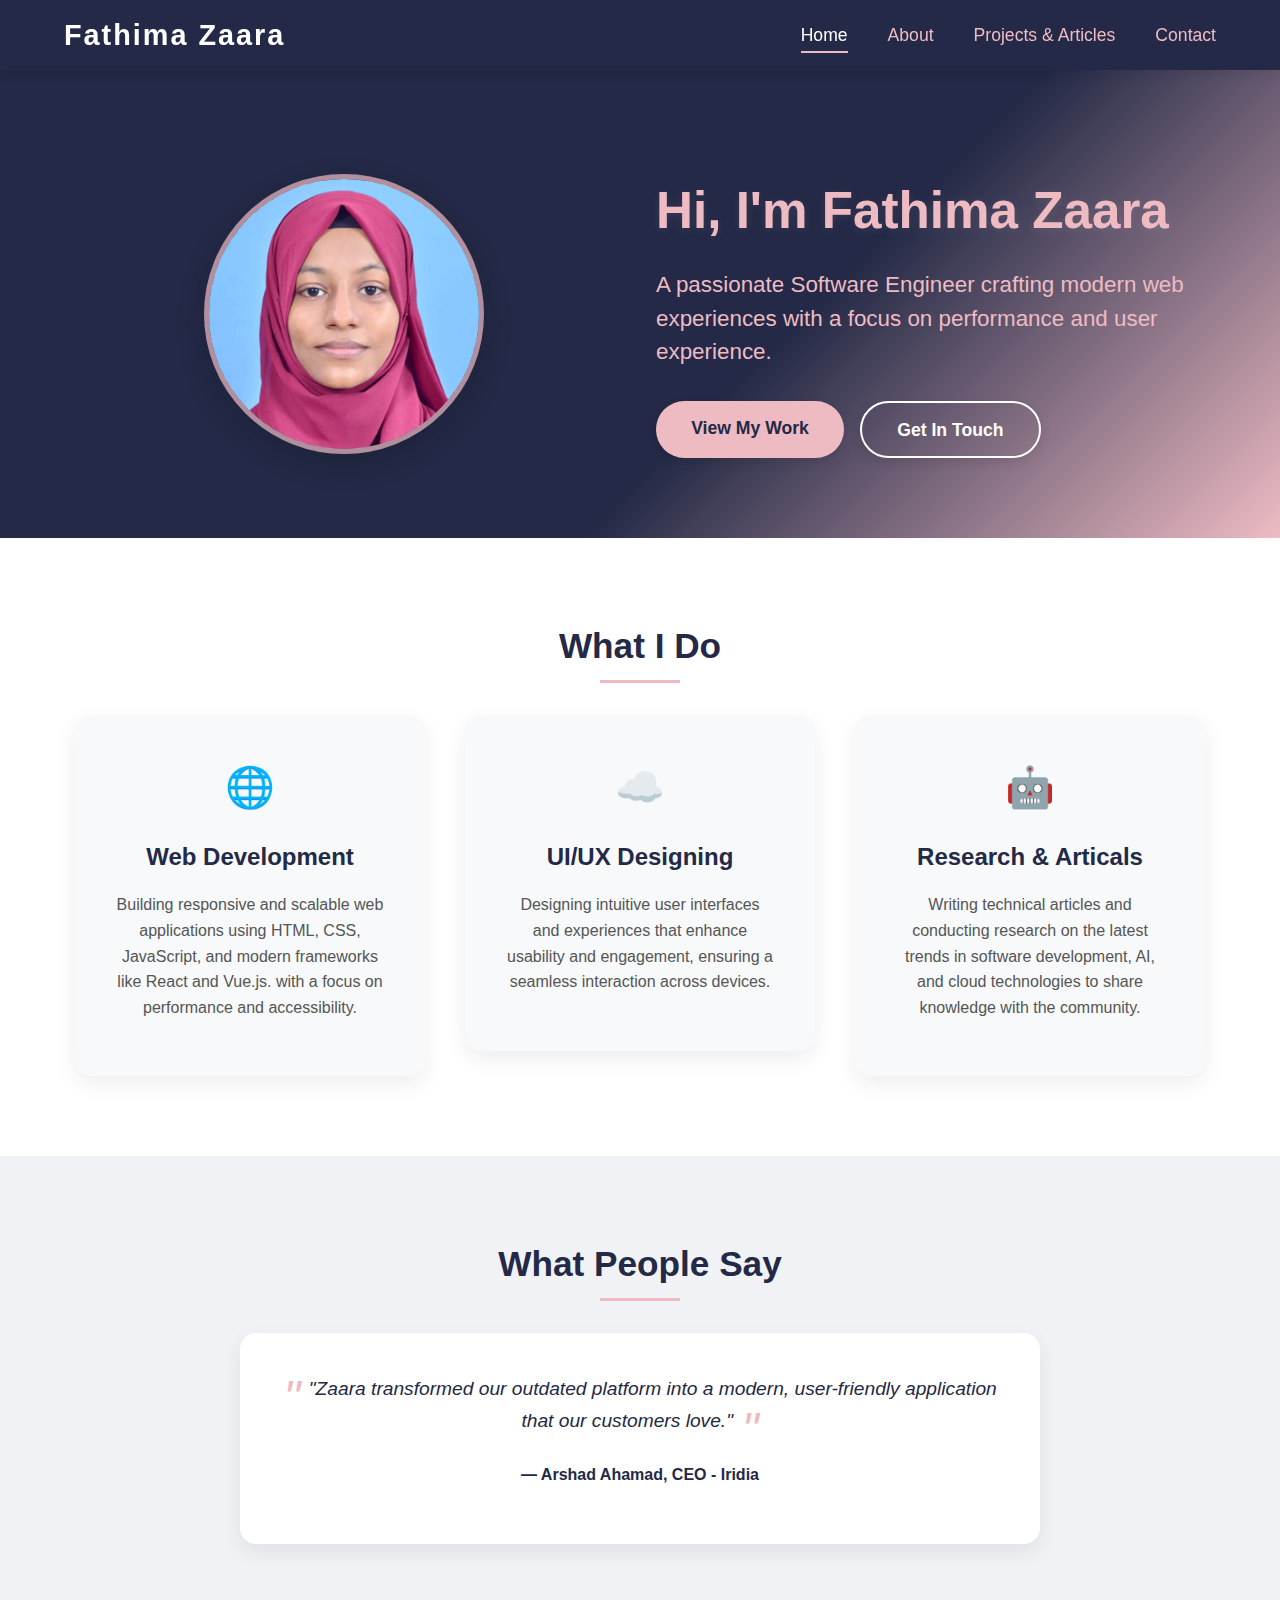
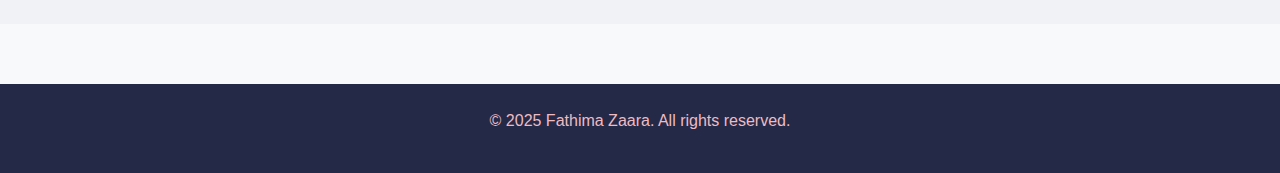
<file: index.html>
<!DOCTYPE html>
<html lang="en">
  <head>
    <meta charset="UTF-8" />
    <meta name="viewport" content="width=device-width, initial-scale=1.0" />
    <title>Fathima Zaara | Software Engineer</title>
    <link rel="stylesheet" href="style.css" />
  </head>
  <body>
    <nav class="navbar">
      <div class="container nav-flex">
        <div class="logo">Fathima Zaara</div>
        <ul class="nav-links">
          <li><a href="index.html" class="active">Home</a></li>
          <li><a href="about.html">About</a></li>
          <li><a href="projects.html">Projects & Articles</a></li>
          <li><a href="contact.html">Contact</a></li>
        </ul>
      </div>
    </nav>
    <header class="hero">
      <div class="container hero-content">
        <div class="hero-image">
          <img
            src="images/profileImg.png"
            alt="Jane Doe Profile Picture"
            class="profile-image"
          />
        </div>
        <div class="hero-text">
          <h1>Hi, I'm Fathima Zaara</h1>
          <p class="subtitle">
            A passionate Software Engineer crafting modern web experiences with
            a focus on performance and user experience.
          </p>
          <div class="hero-buttons">
            <a href="projects.html" class="btn">View My Work</a>
            <a href="contact.html" class="btn btn-outline">Get In Touch</a>
          </div>
        </div>
      </div>
    </header>
    <section class="highlights">
      <div class="container">
        <h2 class="section-title">What I Do</h2>
        <div class="highlights-flex">
          <a href="https://medium.com/@fathizaara627">
            <div class="highlight-card">
              <div class="card-icon">🌐</div>
              <h3>Web Development</h3>
              <p>
                Building responsive and scalable web applications using HTML,
                CSS, JavaScript, and modern frameworks like React and Vue.js.
                with a focus on performance and accessibility.
              </p>
            </div>
          </a>
          <a href="https://medium.com/@fathizaara627">
            <div class="highlight-card">
              <div class="card-icon">☁️</div>
              <h3>UI/UX Designing</h3>
              <p>
                Designing intuitive user interfaces and experiences that enhance
                usability and engagement, ensuring a seamless interaction across
                devices.
              </p>
            </div>
          </a>
          <a href="https://medium.com/@fathizaara627">
            <div class="highlight-card">
              <div class="card-icon">🤖</div>
              <h3>Research & Articals</h3>
              <p>
                Writing technical articles and conducting research on the latest
                trends in software development, AI, and cloud technologies to
                share knowledge with the community.
              </p>
            </div>
          </a>
        </div>
      </div>
    </section>

    <section class="testimonials">
      <div class="container">
        <h2 class="section-title">What People Say</h2>
        <div class="testimonial-slider">
          <div class="testimonial-card">
            <p class="testimonial-text">
              "Zaara transformed our outdated platform into a modern,
              user-friendly application that our customers love."
            </p>
            <p class="testimonial-author">— Arshad Ahamad, CEO - Iridia</p>
          </div>
        </div>
      </div>
    </section>
    <footer>
      <div class="container">
        <p>&copy; 2025 Fathima Zaara. All rights reserved.</p>
      </div>
    </footer>
  </body>
</html>
</file>
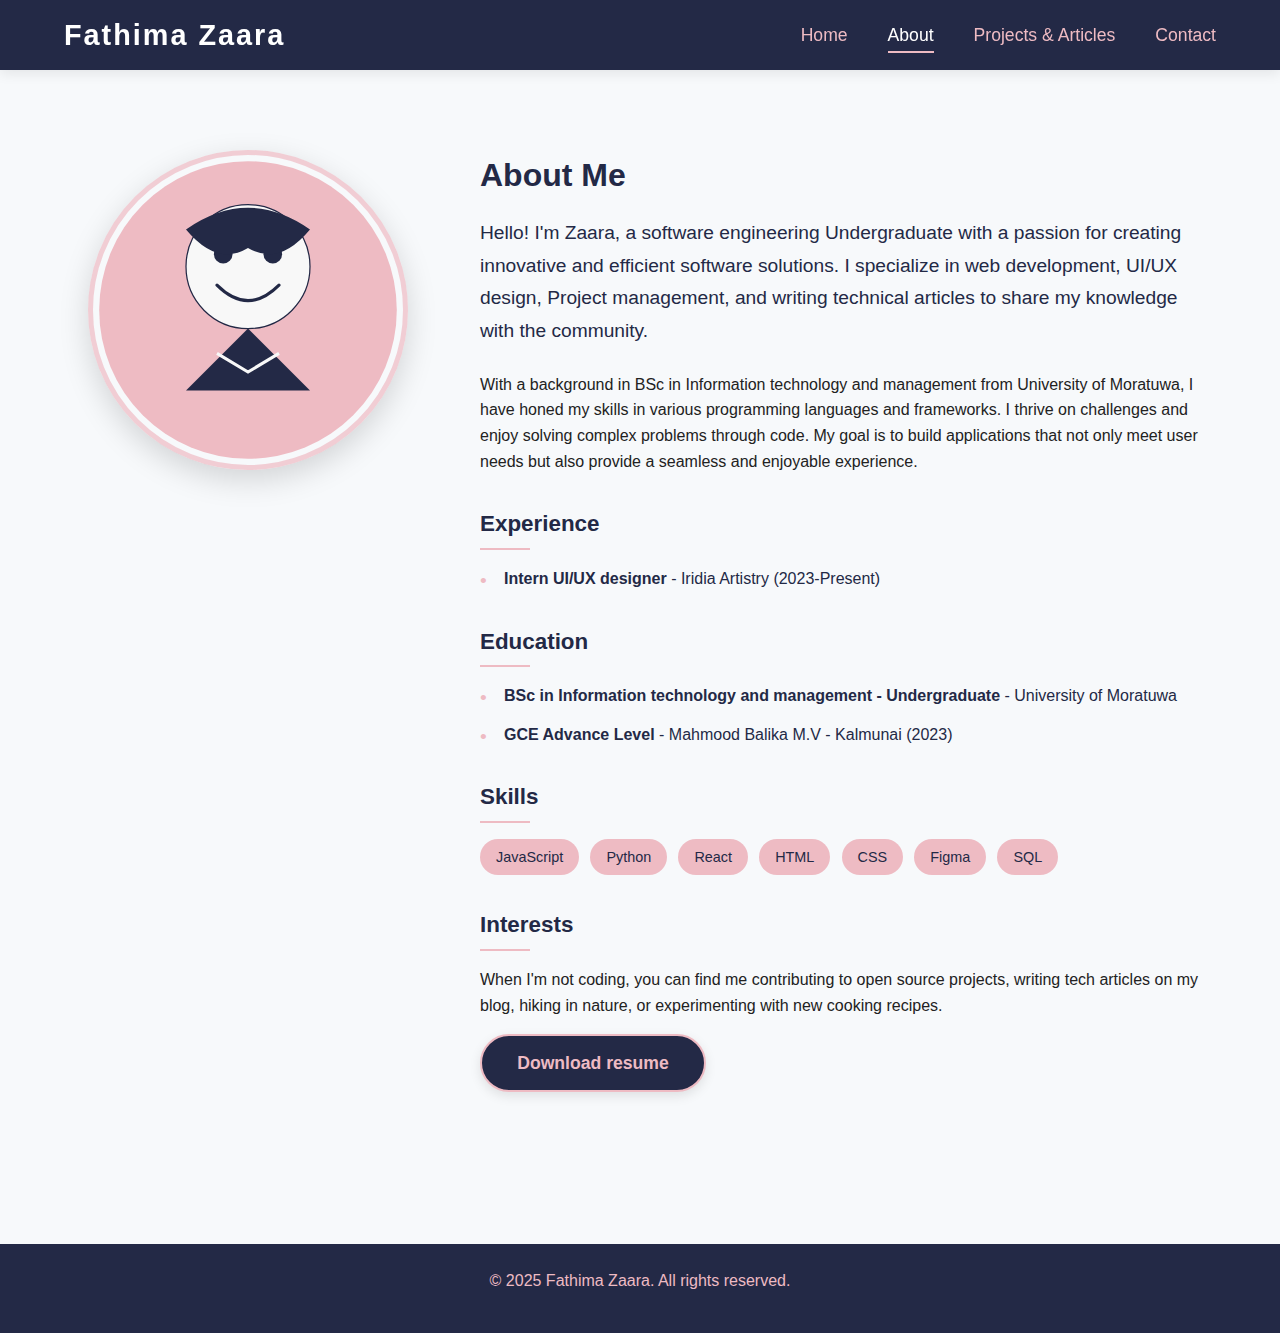
<file: about.html>
<!DOCTYPE html>
<html lang="en">
  <head>
    <meta charset="UTF-8" />
    <meta name="viewport" content="width=device-width, initial-scale=1.0" />
    <title>About | Fathima Zaara</title>
    <link rel="stylesheet" href="style.css" />
  </head>
  <body>
    <nav class="navbar">
      <div class="container nav-flex">
        <div class="logo">Fathima Zaara</div>
        <ul class="nav-links">
          <li><a href="index.html">Home</a></li>
          <li><a href="about.html" class="active">About</a></li>
          <li><a href="projects.html">Projects & Articles</a></li>
          <li><a href="contact.html">Contact</a></li>
        </ul>
      </div>
    </nav>
    <main class="container page-content">
      <div class="about-grid">
        <div class="about-image">
          <img
            src="images/profile.svg"
            alt="Jane Doe Profile Picture"
            class="profile-image-large"
          />
        </div>
        <div class="about-content">
          <h1>About Me</h1>
          <p class="about-intro">
            Hello! I'm Zaara, a software engineering Undergraduate with a
            passion for creating innovative and efficient software solutions. I
            specialize in web development, UI/UX design, Project management, and
            writing technical articles to share my knowledge with the community.
          </p>

          <p>
            With a background in BSc in Information technology and management
            from University of Moratuwa, I have honed my skills in various
            programming languages and frameworks. I thrive on challenges and
            enjoy solving complex problems through code. My goal is to build
            applications that not only meet user needs but also provide a
            seamless and enjoyable experience.
          </p>

          <div class="about-details">
            <div class="about-section">
              <h3>Experience</h3>
              <ul class="about-list">
                <li>
                  <strong>Intern UI/UX designer</strong> - Iridia Artistry
                  (2023-Present)
                </li>
              </ul>
            </div>

            <div class="about-section">
              <h3>Education</h3>
              <ul class="about-list">
                <li>
                  <strong
                    >BSc in Information technology and management -
                    Undergraduate</strong
                  >
                  - University of Moratuwa
                </li>
                <li>
                  <strong>GCE Advance Level</strong> - Mahmood Balika M.V -
                  Kalmunai (2023)
                </li>
              </ul>
            </div>

            <div class="about-section">
              <h3>Skills</h3>
              <div class="skills-container">
                <span class="skill-tag">JavaScript</span>
                <span class="skill-tag">Python</span>
                <span class="skill-tag">React</span>
                <span class="skill-tag">HTML</span>
                <span class="skill-tag">CSS</span>
                <span class="skill-tag">Figma</span>
                <span class="skill-tag">SQL</span>
              </div>
            </div>

            <div class="about-section">
              <h3>Interests</h3>
              <p>
                When I'm not coding, you can find me contributing to open source
                projects, writing tech articles on my blog, hiking in nature, or
                experimenting with new cooking recipes.
              </p>
              <a
                href="./resume/zaara.pdf"
                download="your_file_name.pdf"
                class="btn btn-secondary"
                >Download resume</a
              >
            </div>
          </div>
        </div>
      </div>
    </main>
    <footer>
      <div class="container">
        <p>&copy; 2025 Fathima Zaara. All rights reserved.</p>
      </div>
    </footer>
  </body>
</html>
</file>
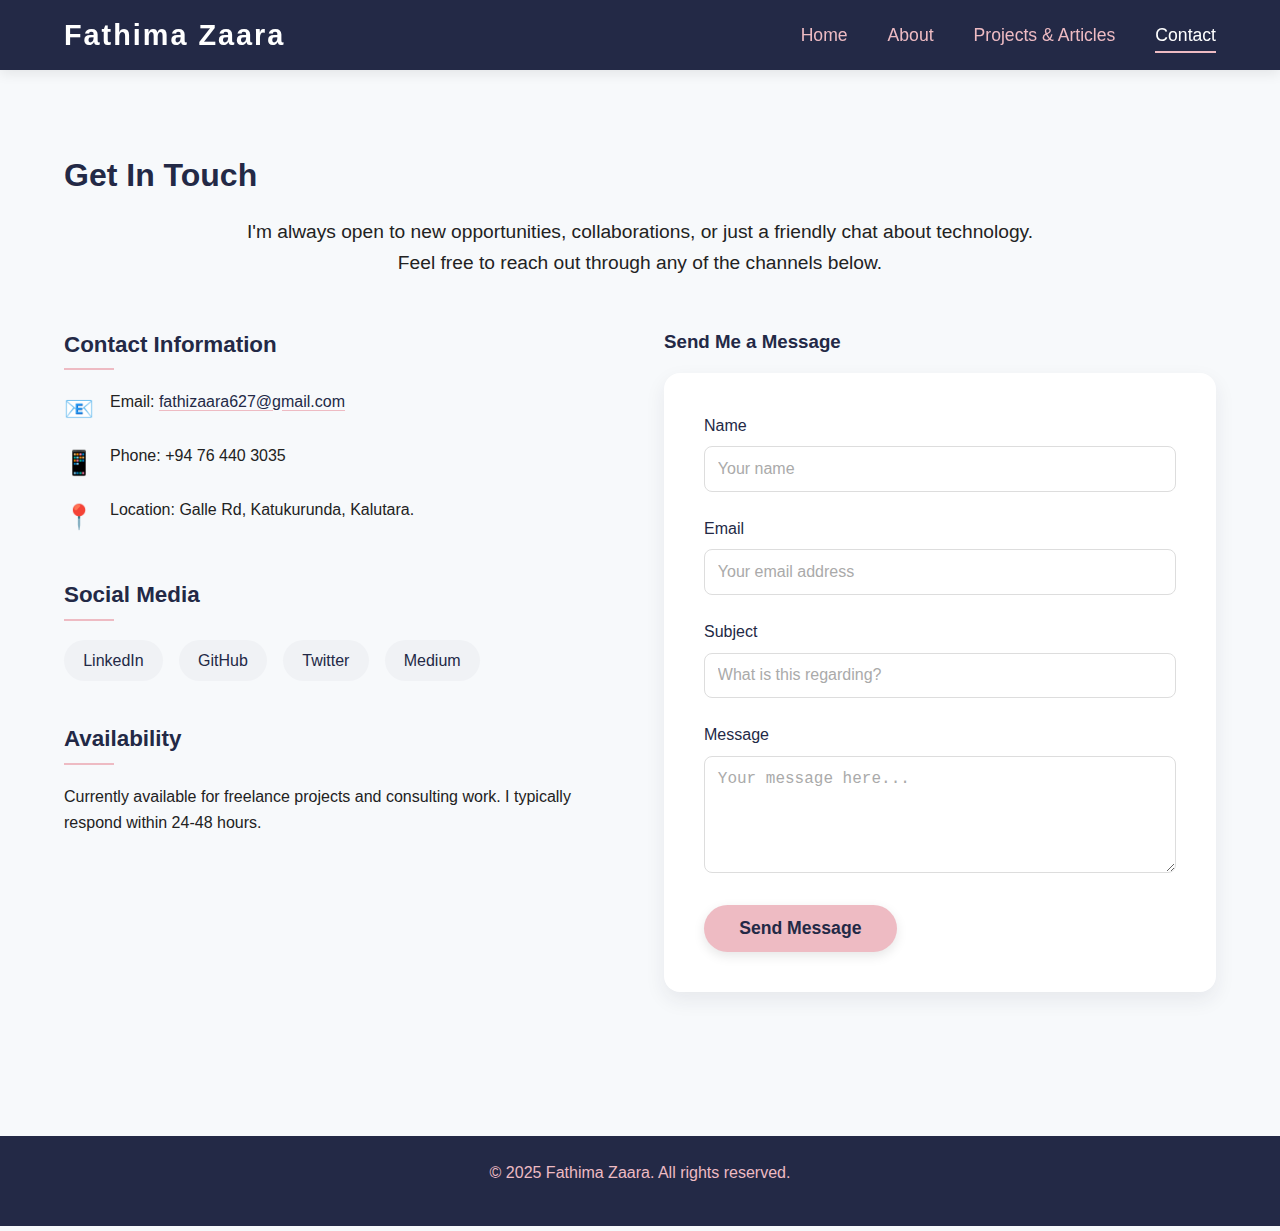
<file: contact.html>
<!DOCTYPE html>
<html lang="en">
  <head>
    <meta charset="UTF-8" />
    <meta name="viewport" content="width=device-width, initial-scale=1.0" />
    <title>Contact | Fathima Zaarae</title>
    <link rel="stylesheet" href="style.css" />
    <script defer src="script.js"></script>
  </head>
  <body>
    <nav class="navbar">
      <div class="container nav-flex">
        <div class="logo">Fathima Zaara</div>
        <ul class="nav-links">
          <li><a href="index.html">Home</a></li>
          <li><a href="about.html">About</a></li>
          <li><a href="projects.html">Projects & Articles</a></li>
          <li><a href="contact.html" class="active">Contact</a></li>
        </ul>
      </div>
    </nav>
    <main class="container page-content">
      <h1>Get In Touch</h1>
      <p class="contact-intro">
        I'm always open to new opportunities, collaborations, or just a friendly
        chat about technology. Feel free to reach out through any of the
        channels below.
      </p>

      <div class="contact-grid">
        <div class="contact-info">
          <div class="contact-section">
            <h3>Contact Information</h3>
            <ul class="contact-list">
              <li>
                <span class="contact-icon">📧</span>
                <span class="contact-detail"
                  >Email:
                  <a href="mailto:jane.doe@example.com"
                    >fathizaara627@gmail.com</a
                  ></span
                >
              </li>
              <li>
                <span class="contact-icon">📱</span>
                <span class="contact-detail">Phone: +94 76 440 3035</span>
              </li>
              <li>
                <span class="contact-icon">📍</span>
                <span class="contact-detail"
                  >Location: Galle Rd, Katukurunda, Kalutara.</span
                >
              </li>
            </ul>
          </div>

          <div class="contact-section">
            <h3>Social Media</h3>
            <div class="social-links">
              <a
                href="https://www.linkedin.com/in/fathima-zaara-362224358/"
                class="social-link"
                >LinkedIn</a
              >
              <a
                href="https://github.com/fathizaara627-ctrl"
                class="social-link"
                >GitHub</a
              >
              <a href="#" class="social-link">Twitter</a>
              <a href="https://medium.com/@fathizaara627" class="social-link"
                >Medium</a
              >
            </div>
          </div>

          <div class="contact-section">
            <h3>Availability</h3>
            <p>
              Currently available for freelance projects and consulting work. I
              typically respond within 24-48 hours.
            </p>
          </div>
        </div>

        <div class="contact-form-container">
          <h3>Send Me a Message</h3>
          <form id="contactForm" class="contact-form">
            <div class="form-group">
              <label for="name">Name</label>
              <input
                type="text"
                id="name"
                name="name"
                placeholder="Your name"
                required
              />
            </div>

            <div class="form-group">
              <label for="email">Email</label>
              <input
                type="email"
                id="email"
                name="email"
                placeholder="Your email address"
                required
              />
            </div>

            <div class="form-group">
              <label for="subject">Subject</label>
              <input
                type="text"
                id="subject"
                name="subject"
                placeholder="What is this regarding?"
              />
            </div>

            <div class="form-group">
              <label for="message">Message</label>
              <textarea
                id="message"
                name="message"
                rows="5"
                placeholder="Your message here..."
                required
              ></textarea>
            </div>

            <button type="submit" class="btn">Send Message</button>
          </form>
          <div id="formMessage"></div>
        </div>
      </div>
    </main>
    <footer>
      <div class="container">
        <p>&copy; 2025 Fathima Zaara. All rights reserved.</p>
      </div>
    </footer>
  </body>
</html>
</file>
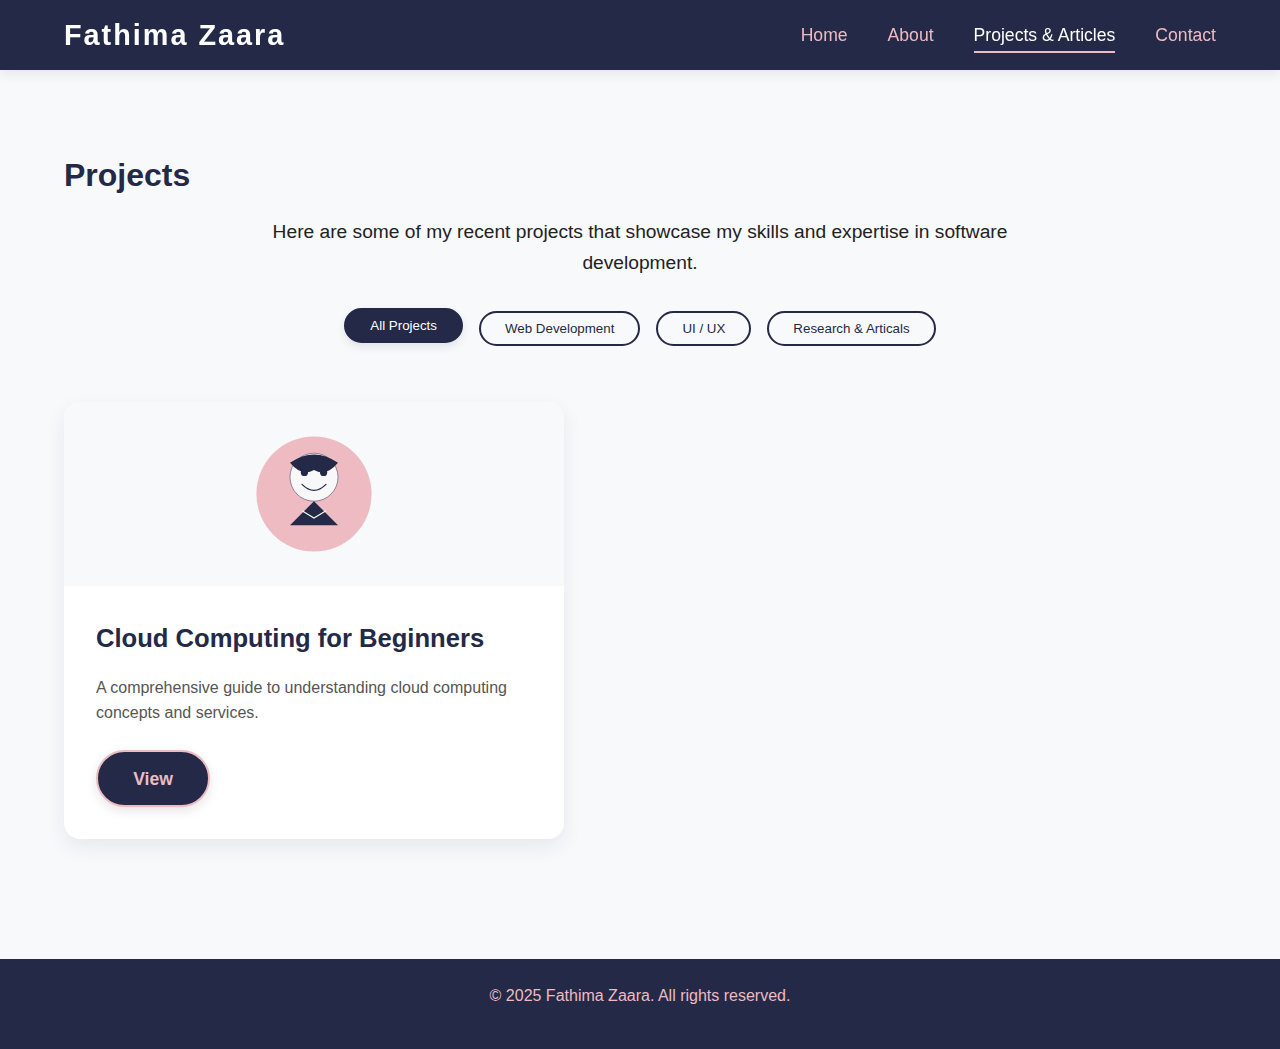
<file: projects.html>
<!DOCTYPE html>
<html lang="en">
  <head>
    <meta charset="UTF-8" />
    <meta name="viewport" content="width=device-width, initial-scale=1.0" />
    <title>Projects | Fathima Zaara</title>
    <link rel="stylesheet" href="style.css" />
  </head>
  <body>
    <nav class="navbar">
      <div class="container nav-flex">
        <div class="logo">Fathima Zaara</div>
        <ul class="nav-links">
          <li><a href="index.html">Home</a></li>
          <li><a href="about.html">About</a></li>
          <li>
            <a href="projects.html" class="active">Projects & Articles</a>
          </li>
          <li><a href="contact.html">Contact</a></li>
        </ul>
      </div>
    </nav>
    <main class="container page-content">
      <h1>Projects</h1>
      <p class="projects-intro">
        Here are some of my recent projects that showcase my skills and
        expertise in software development.
      </p>

      <div class="projects-filter">
        <button class="filter-btn active" data-filter="all">
          All Projects
        </button>
        <button class="filter-btn" data-filter="web">Web Development</button>
        <button class="filter-btn" data-filter="ai">UI / UX</button>
        <button class="filter-btn" data-filter="cloud">
          Research & Articals
        </button>
      </div>

      <div class="projects-grid" id="projectsGrid">
        <!-- Project cards will be dynamically generated here -->
      </div>
    </main>
    <footer>
      <div class="container">
        <p>&copy; 2025 Fathima Zaara. All rights reserved.</p>
      </div>
    </footer>
    <script src="data.js"></script>
    <script src="script.js"></script>
  </body>
</html>
</file>
<file: style.css>
/* Reset and base styles */
* {
  box-sizing: border-box;
  margin: 0;
  padding: 0;
}
body {
  font-family: "Segoe UI", Arial, sans-serif;
  background: #f7f9fb;
  color: #222;
  min-height: 100vh;
  line-height: 1.6;
}
.container {
  width: 90%;
  max-width: 1200px;
  margin: 0 auto;
}
h1,
h2,
h3,
h4,
h5,
h6 {
  color: #232946;
  margin-bottom: 1rem;
}
p {
  margin-bottom: 1rem;
}
a {
  color: #232946;
  text-decoration: none;
  transition: all 0.3s ease;
}
a:hover {
  color: #eebbc3;
}
.section-title {
  text-align: center;
  font-size: 2.2rem;
  margin-bottom: 2rem;
  position: relative;
  padding-bottom: 0.5rem;
}
.section-title::after {
  content: "";
  position: absolute;
  bottom: 0;
  left: 50%;
  transform: translateX(-50%);
  width: 80px;
  height: 3px;
  background: #eebbc3;
}

/* Navbar */
.navbar {
  background: #232946;
  box-shadow: 0 4px 12px rgba(0, 0, 0, 0.08);
  position: sticky;
  top: 0;
  z-index: 1000;
}
.nav-flex {
  display: flex;
  align-items: center;
  justify-content: space-between;
  height: 70px;
}
.logo {
  font-size: 1.8rem;
  font-weight: bold;
  color: #fff;
  letter-spacing: 2px;
}
.nav-links {
  list-style: none;
  display: flex;
  gap: 2.5rem;
}
.nav-links li a {
  color: #eebbc3;
  text-decoration: none;
  font-weight: 500;
  font-size: 1.1rem;
  transition: all 0.3s ease;
  padding: 8px 0;
  position: relative;
}
.nav-links li a::after {
  content: "";
  position: absolute;
  width: 0;
  height: 2px;
  bottom: 0;
  left: 0;
  background-color: #eebbc3;
  transition: width 0.3s ease;
}
.nav-links li a.active::after,
.nav-links li a:hover::after {
  width: 100%;
}
.nav-links li a.active,
.nav-links li a:hover {
  color: #fff;
}

/* Hero Section */
.hero {
  background: linear-gradient(135deg, #232946 60%, #eebbc3 100%);
  color: #fff;
  padding: 100px 0 80px 0;
}
.hero-content {
  display: flex;
  align-items: center;
  justify-content: space-between;
  flex-wrap: wrap;
  gap: 2rem;
}
.hero-text {
  flex: 1;
  min-width: 300px;
}
.hero-image {
  flex: 1;
  display: flex;
  justify-content: center;
  min-width: 300px;
}
.profile-image {
  width: 280px;
  height: 280px;
  border-radius: 50%;
  border: 5px solid rgba(238, 187, 195, 0.7);
  box-shadow: 0 10px 30px rgba(0, 0, 0, 0.15);
  transition: transform 0.3s ease;
}
.profile-image:hover {
  transform: scale(1.05);
}
.profile-image-large {
  width: 320px;
  height: 320px;
  border-radius: 50%;
  border: 5px solid rgba(238, 187, 195, 0.7);
  box-shadow: 0 10px 30px rgba(0, 0, 0, 0.15);
}
.hero h1 {
  color: #eebbc3;
  font-size: 3.2rem;
  margin-bottom: 1rem;
  text-shadow: 0 2px 10px rgba(248, 239, 239, 0.1);
}
.subtitle {
  font-size: 1.4rem;
  margin-bottom: 2rem;
  color: #eebbc3;
  line-height: 1.5;
}
.hero-buttons {
  display: flex;
  gap: 1rem;
  flex-wrap: wrap;
}
.btn {
  display: inline-block;
  background: #eebbc3;
  color: #232946;
  padding: 0.8rem 2.2rem;
  border-radius: 30px;
  font-weight: bold;
  text-decoration: none;
  font-size: 1.1rem;
  transition: all 0.3s ease;
  border: none;
  cursor: pointer;
  box-shadow: 0 4px 12px rgba(0, 0, 0, 0.1);
}
.btn:hover {
  background: #fff;
  color: #232946;
  transform: translateY(-3px);
  box-shadow: 0 6px 15px rgba(0, 0, 0, 0.15);
}
.btn-secondary {
  background: #232946;
  color: #eebbc3;
  border: 2px solid #eebbc3;
}
.btn-secondary:hover {
  background: #eebbc3;
  color: #232946;
}
.btn-outline {
  background: transparent;
  color: #fff;
  border: 2px solid #fff;
}
.btn-outline:hover {
  background: #fff;
  color: #232946;
}

/* Highlights Section */
.highlights {
  background: #fff;
  padding: 80px 0;
}
.highlights-flex {
  display: flex;
  gap: 2.5rem;
  justify-content: center;
  flex-wrap: wrap;
}
.highlight-card {
  background: #f7f9fb;
  border-radius: 16px;
  box-shadow: 0 8px 20px rgba(35, 41, 70, 0.08);
  padding: 2.5rem;
  flex: 1 1 280px;
  min-width: 280px;
  max-width: 350px;
  text-align: center;
  transition: all 0.3s ease;
  position: relative;
  overflow: hidden;
}
.highlight-card::before {
  content: "";
  position: absolute;
  top: 0;
  left: 0;
  width: 100%;
  height: 5px;
  background: #eebbc3;
  transform: scaleX(0);
  transform-origin: left;
  transition: transform 0.3s ease;
}
.highlight-card:hover {
  transform: translateY(-12px);
  box-shadow: 0 12px 30px rgba(35, 41, 70, 0.12);
}
.highlight-card:hover::before {
  transform: scaleX(1);
}
.card-icon {
  font-size: 2.5rem;
  margin-bottom: 1.2rem;
}
.highlight-card h3 {
  color: #232946;
  margin-bottom: 1rem;
  font-size: 1.5rem;
}
.highlight-card p {
  color: #555;
  line-height: 1.6;
}

/* Page Content */
.page-content {
  padding: 80px 0 60px 0;
}

/* About Page */
.about-grid {
  display: flex;
  gap: 3rem;
  flex-wrap: wrap;
}
.about-image {
  flex: 1;
  min-width: 300px;
  display: flex;
  justify-content: center;
  align-items: flex-start;
}
.about-content {
  flex: 2;
  min-width: 300px;
}
.about-intro {
  font-size: 1.2rem;
  color: #232946;
  margin-bottom: 1.5rem;
  line-height: 1.7;
}
.about-details {
  margin-top: 2rem;
}
.about-section {
  margin-bottom: 2rem;
}
.about-section h3 {
  font-size: 1.4rem;
  margin-bottom: 1rem;
  color: #232946;
  position: relative;
  padding-bottom: 0.5rem;
}
.about-section h3::after {
  content: "";
  position: absolute;
  bottom: 0;
  left: 0;
  width: 50px;
  height: 2px;
  background: #eebbc3;
}
.about-list {
  margin-top: 1rem;
  list-style: none;
  color: #232946;
}
.about-list li {
  margin-bottom: 0.8rem;
  padding-left: 1.5rem;
  position: relative;
}
.about-list li::before {
  content: "•";
  position: absolute;
  left: 0;
  color: #eebbc3;
  font-size: 1.2rem;
}
.skills-container {
  display: flex;
  flex-wrap: wrap;
  gap: 0.7rem;
}
.skill-tag {
  background: #eebbc3;
  color: #232946;
  padding: 0.4rem 1rem;
  border-radius: 20px;
  font-size: 0.9rem;
  font-weight: 500;
  transition: all 0.3s ease;
}
.skill-tag:hover {
  background: #232946;
  color: #eebbc3;
  transform: translateY(-3px);
}

/* Testimonials Section */
.testimonials {
  background: #f0f2f5;
  padding: 80px 0;
}
.testimonial-slider {
  max-width: 800px;
  margin: 0 auto;
}
.testimonial-card {
  background: #fff;
  padding: 2.5rem;
  border-radius: 16px;
  box-shadow: 0 8px 20px rgba(35, 41, 70, 0.08);
  text-align: center;
}
.testimonial-text {
  font-size: 1.2rem;
  color: #232946;
  line-height: 1.7;
  margin-bottom: 1.5rem;
  font-style: italic;
}
.testimonial-text::before {
  content: '"';
  font-size: 3rem;
  color: #eebbc3;
  line-height: 0;
  vertical-align: -0.4em;
  margin-right: 0.2rem;
}
.testimonial-text::after {
  content: '"';
  font-size: 3rem;
  color: #eebbc3;
  line-height: 0;
  vertical-align: -0.4em;
  margin-left: 0.2rem;
}
.testimonial-author {
  font-weight: 600;
  color: #232946;
}

/* Projects Page */
.projects-intro {
  font-size: 1.2rem;
  max-width: 800px;
  margin: 0 auto 2rem auto;
  text-align: center;
}
.projects-filter {
  display: flex;
  justify-content: center;
  gap: 1rem;
  margin-bottom: 3rem;
  flex-wrap: wrap;
}
.filter-btn {
  background: none;
  border: 2px solid #232946;
  color: #232946;
  padding: 0.5rem 1.5rem;
  border-radius: 30px;
  font-weight: 500;
  cursor: pointer;
  transition: all 0.3s ease;
  margin-bottom: 0.5rem;
}
.filter-btn:hover {
  transform: translateY(-3px);
  box-shadow: 0 4px 8px rgba(35, 41, 70, 0.1);
}
.filter-btn.active {
  background: #232946;
  color: #fff;
  transform: translateY(-3px);
  box-shadow: 0 4px 8px rgba(35, 41, 70, 0.1);
}
.projects-grid {
  display: flex;
  flex-wrap: wrap;
  gap: 2.5rem;
  margin-top: 2rem;
}
.project-card {
  background: #fff;
  border-radius: 16px;
  box-shadow: 0 8px 20px rgba(35, 41, 70, 0.08);
  overflow: hidden;
  flex: 1 1 400px;
  min-width: 280px;
  max-width: 500px;
  display: flex;
  flex-direction: column;
  transition: all 0.3s ease;
  position: relative;
}
.project-card::before {
  content: "";
  position: absolute;
  top: 0;
  left: 0;
  width: 100%;
  height: 5px;
  background: #eebbc3;
  transform: scaleX(0);
  transform-origin: left;
  transition: transform 0.3s ease;
  z-index: 1;
}
.project-card:hover {
  transform: translateY(-10px);
  box-shadow: 0 15px 30px rgba(35, 41, 70, 0.12);
}
.project-card:hover::before {
  transform: scaleX(1);
}
.project-image {
  padding: 2rem;
  background: #f7f9fb;
  display: flex;
  justify-content: center;
  transition: all 0.3s ease;
}
.project-card:hover .project-image {
  background: #edf0f5;
}
.project-icon {
  width: 120px;
  height: 120px;
  transition: transform 0.3s ease;
}
.project-card:hover .project-icon {
  transform: scale(1.05);
}
.project-content {
  padding: 2rem;
  flex: 1;
  display: flex;
  flex-direction: column;
}
.project-card h2 {
  color: #232946;
  margin-bottom: 1rem;
  font-size: 1.6rem;
  transition: color 0.3s ease;
}
.project-card:hover h2 {
  color: #eebbc3;
}
.project-card p {
  margin-bottom: 1.5rem;
  color: #555;
  line-height: 1.6;
  flex: 1;
}
.project-tech {
  display: flex;
  flex-wrap: wrap;
  gap: 0.7rem;
  margin-bottom: 1.5rem;
}
.tech-tag {
  background: #f0f2f5;
  color: #232946;
  padding: 0.4rem 0.9rem;
  border-radius: 20px;
  font-size: 0.85rem;
  transition: all 0.3s ease;
}
.tech-tag:hover {
  background: #eebbc3;
  color: #232946;
  transform: translateY(-3px);
}
.project-links {
  display: flex;
  align-items: center;
  gap: 1.5rem;
  flex-wrap: wrap;
}
.project-link {
  color: #232946;
  font-weight: 500;
  position: relative;
}
.project-link::after {
  content: "";
  position: absolute;
  width: 100%;
  height: 2px;
  bottom: -4px;
  left: 0;
  background-color: #eebbc3;
  transform: scaleX(0);
  transform-origin: bottom right;
  transition: transform 0.3s ease;
}
.project-link:hover::after {
  transform: scaleX(1);
  transform-origin: bottom left;
}
.project-link:hover {
  color: #232946;
}

/* Contact Page */
.contact-intro {
  font-size: 1.2rem;
  max-width: 800px;
  margin: 0 auto 3rem auto;
  text-align: center;
}
.contact-grid {
  display: flex;
  gap: 3rem;
  flex-wrap: wrap;
}
.contact-info {
  flex: 1;
  min-width: 300px;
}
.contact-form-container {
  flex: 1;
  min-width: 300px;
}
.contact-section {
  margin-bottom: 2.5rem;
}
.contact-section h3 {
  font-size: 1.4rem;
  margin-bottom: 1.2rem;
  color: #232946;
  position: relative;
  padding-bottom: 0.5rem;
}
.contact-section h3::after {
  content: "";
  position: absolute;
  bottom: 0;
  left: 0;
  width: 50px;
  height: 2px;
  background: #eebbc3;
}
.contact-list {
  list-style: none;
}
.contact-list li {
  margin-bottom: 1rem;
  display: flex;
  align-items: flex-start;
}
.contact-icon {
  font-size: 1.5rem;
  margin-right: 1rem;
  color: #232946;
}
.contact-detail {
  line-height: 1.5;
}
.contact-detail a {
  color: #232946;
  text-decoration: underline;
  text-decoration-color: #eebbc3;
  text-underline-offset: 3px;
}
.contact-detail a:hover {
  color: #eebbc3;
}
.social-links {
  display: flex;
  flex-wrap: wrap;
  gap: 1rem;
}
.social-link {
  display: inline-block;
  padding: 0.5rem 1.2rem;
  background: #f0f2f5;
  color: #232946;
  border-radius: 30px;
  transition: all 0.3s ease;
}
.social-link:hover {
  background: #232946;
  color: #fff;
  transform: translateY(-3px);
}
.contact-form {
  display: flex;
  flex-direction: column;
  gap: 1.5rem;
  background: #fff;
  padding: 2.5rem;
  border-radius: 16px;
  box-shadow: 0 8px 20px rgba(35, 41, 70, 0.08);
}
.form-group {
  display: flex;
  flex-direction: column;
  gap: 0.5rem;
}
.contact-form label {
  font-weight: 500;
  color: #232946;
}
.contact-form input,
.contact-form textarea {
  padding: 0.8rem;
  border: 1px solid #ddd;
  border-radius: 8px;
  font-size: 1rem;
  transition: all 0.3s ease;
}
.contact-form input:focus,
.contact-form textarea:focus {
  border-color: #eebbc3;
  outline: none;
  box-shadow: 0 0 0 3px rgba(238, 187, 195, 0.2);
}
.contact-form input::placeholder,
.contact-form textarea::placeholder {
  color: #aaa;
}
.contact-form button {
  align-self: flex-start;
  margin-top: 0.5rem;
}
#formMessage {
  margin-top: 1.5rem;
  color: #232946;
  font-weight: bold;
  text-align: center;
}

/* Footer */
footer {
  background: #232946;
  color: #eebbc3;
  text-align: center;
  padding: 1.5rem 0;
  margin-top: 60px;
}

/* Responsive Design */
@media (max-width: 1100px) {
  .hero-content {
    justify-content: center;
    text-align: center;
  }
  .hero-text {
    order: 2;
  }
  .hero-image {
    order: 1;
  }
  .hero-buttons {
    justify-content: center;
  }
  .about-grid {
    justify-content: center;
  }
  .about-image {
    justify-content: center;
    margin-bottom: 2rem;
  }
}

@media (max-width: 900px) {
  .highlights-flex {
    flex-direction: column;
    align-items: center;
  }
  .nav-flex {
    flex-direction: column;
    height: auto;
    padding: 1rem 0;
    gap: 1rem;
  }
  .contact-grid {
    flex-direction: column;
  }
  .contact-info {
    margin-bottom: 2rem;
  }
}

@media (max-width: 768px) {
  .hero h1 {
    font-size: 2.5rem;
  }
  .subtitle {
    font-size: 1.2rem;
  }
  .section-title {
    font-size: 1.8rem;
  }
  .projects-filter {
    display: grid;
    grid-template-columns: repeat(auto-fit, minmax(140px, 1fr));
    gap: 0.5rem;
    width: 100%;
    margin-bottom: 2rem;
  }
  .filter-btn {
    padding: 0.4rem 0.8rem;
    font-size: 0.9rem;
    margin: 0;
    width: 100%;
    text-align: center;
  }
  .project-card {
    min-width: 100%;
  }
  .project-tech {
    gap: 0.5rem;
  }
  .tech-tag {
    padding: 0.3rem 0.7rem;
    font-size: 0.8rem;
  }
}

@media (max-width: 600px) {
  .container {
    width: 92%;
  }
  .hero {
    padding: 60px 0 40px 0;
  }
  .hero h1 {
    font-size: 2rem;
  }
  .highlight-card,
  .project-card,
  .contact-form {
    padding: 1.5rem;
  }
  .navbar {
    padding: 0.5rem 0;
  }
  .nav-links {
    gap: 1rem;
    font-size: 0.9rem;
    flex-wrap: wrap;
    justify-content: center;
  }
  .page-content {
    padding: 40px 0 30px 0;
  }
  .profile-image,
  .profile-image-large {
    width: 220px;
    height: 220px;
  }
  .projects-filter {
    display: grid;
    grid-template-columns: repeat(2, 1fr);
    gap: 0.5rem;
    width: 100%;
  }
  .filter-btn {
    padding: 0.3rem 0.5rem;
    font-size: 0.8rem;
    margin: 0;
    width: 100%;
    white-space: nowrap;
    overflow: hidden;
    text-overflow: ellipsis;
  }
  .project-icon {
    width: 90px;
    height: 90px;
  }
  .project-card h2 {
    font-size: 1.4rem;
  }
  .project-links {
    flex-direction: column;
    align-items: flex-start;
    gap: 1rem;
  }
  .project-links .btn {
    width: 100%;
    text-align: center;
  }
}

@media (max-width: 400px) {
  .projects-filter {
    grid-template-columns: 1fr;
  }
  .filter-btn {
    padding: 0.4rem 0.8rem;
    font-size: 0.9rem;
  }
}
</file>
